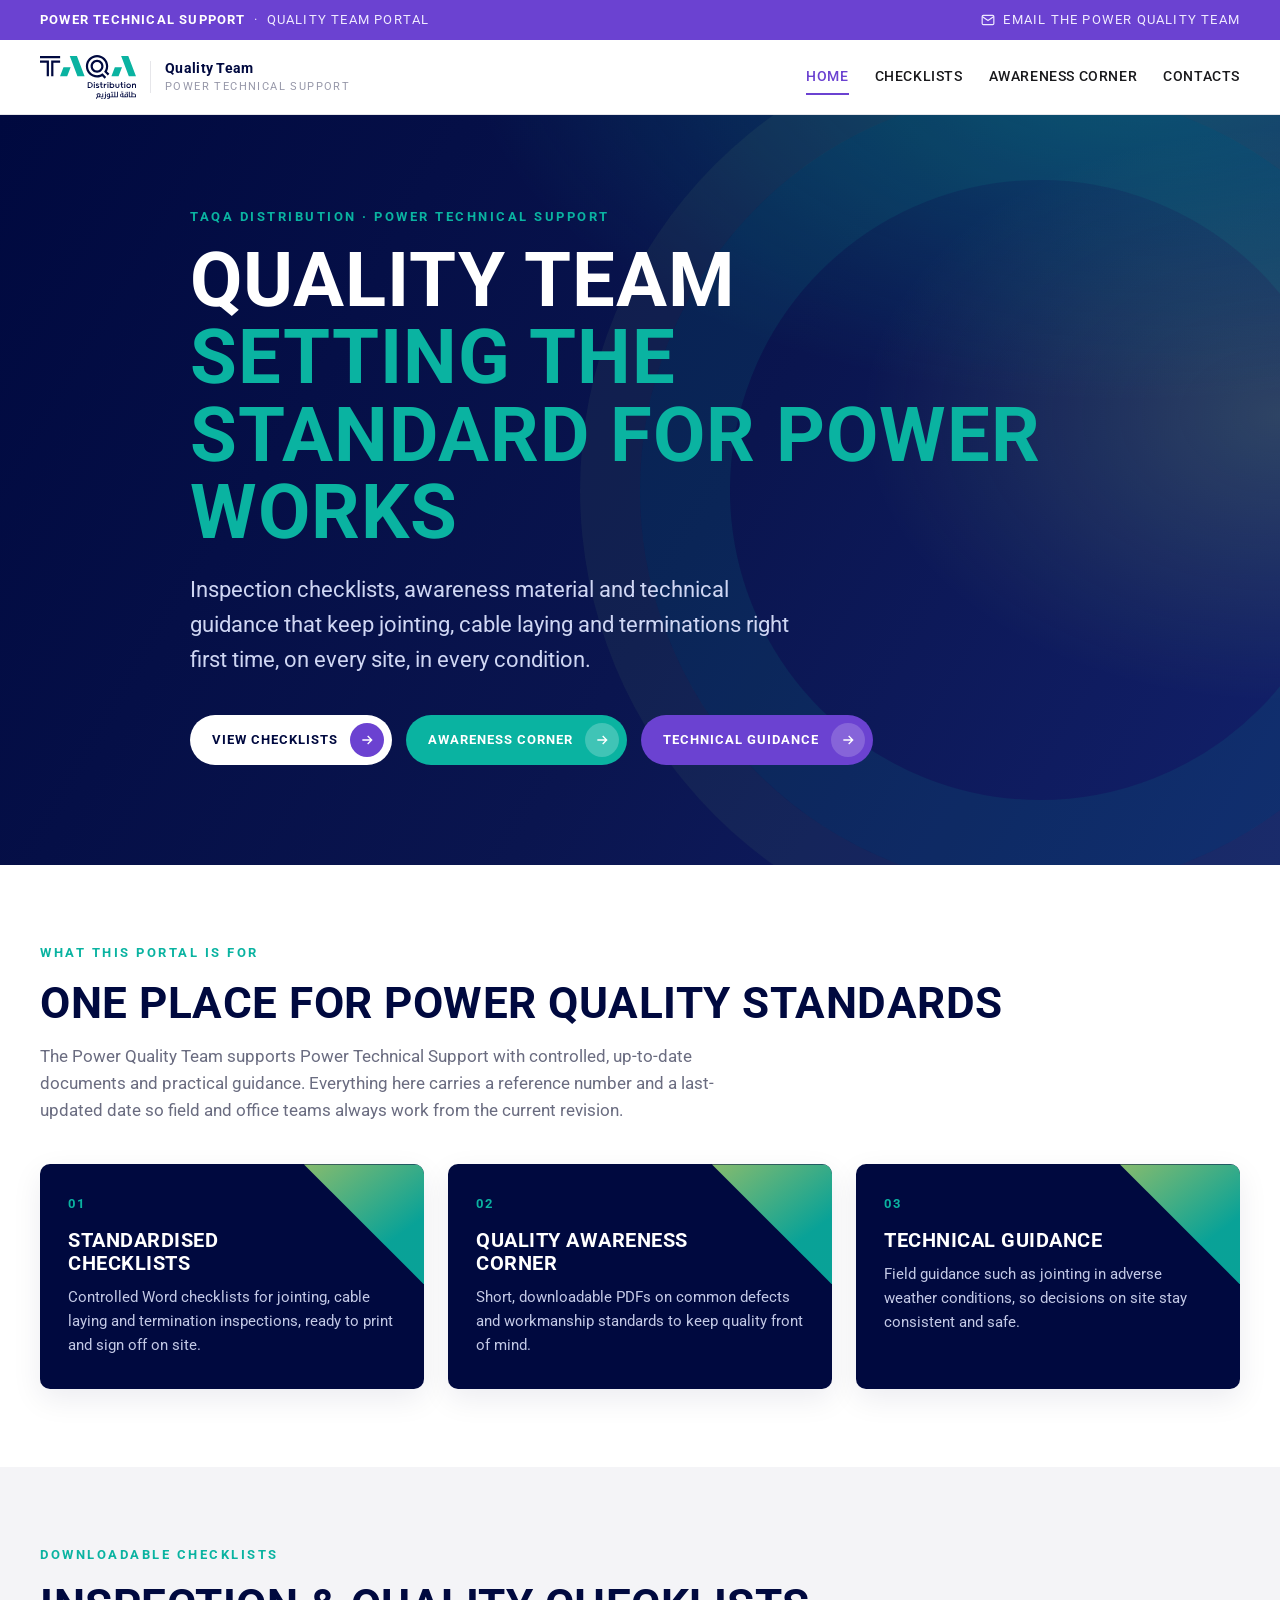
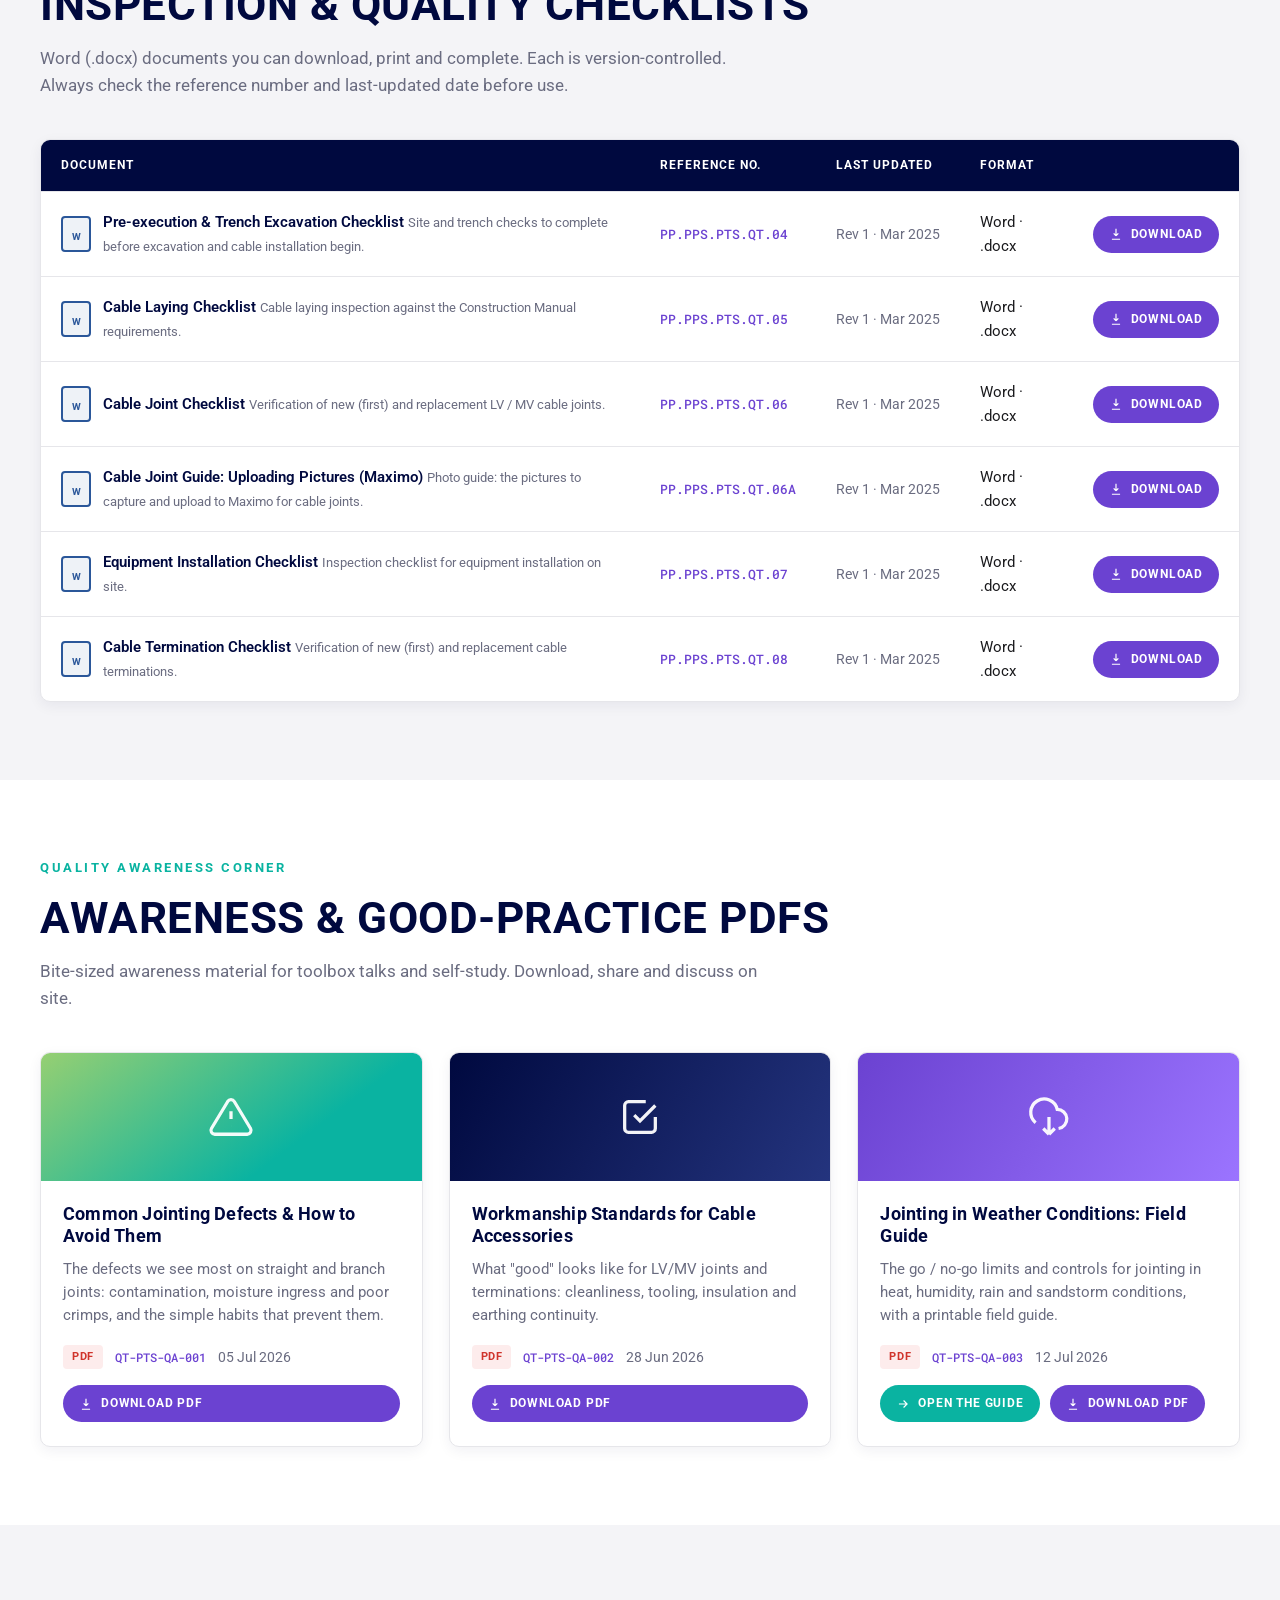
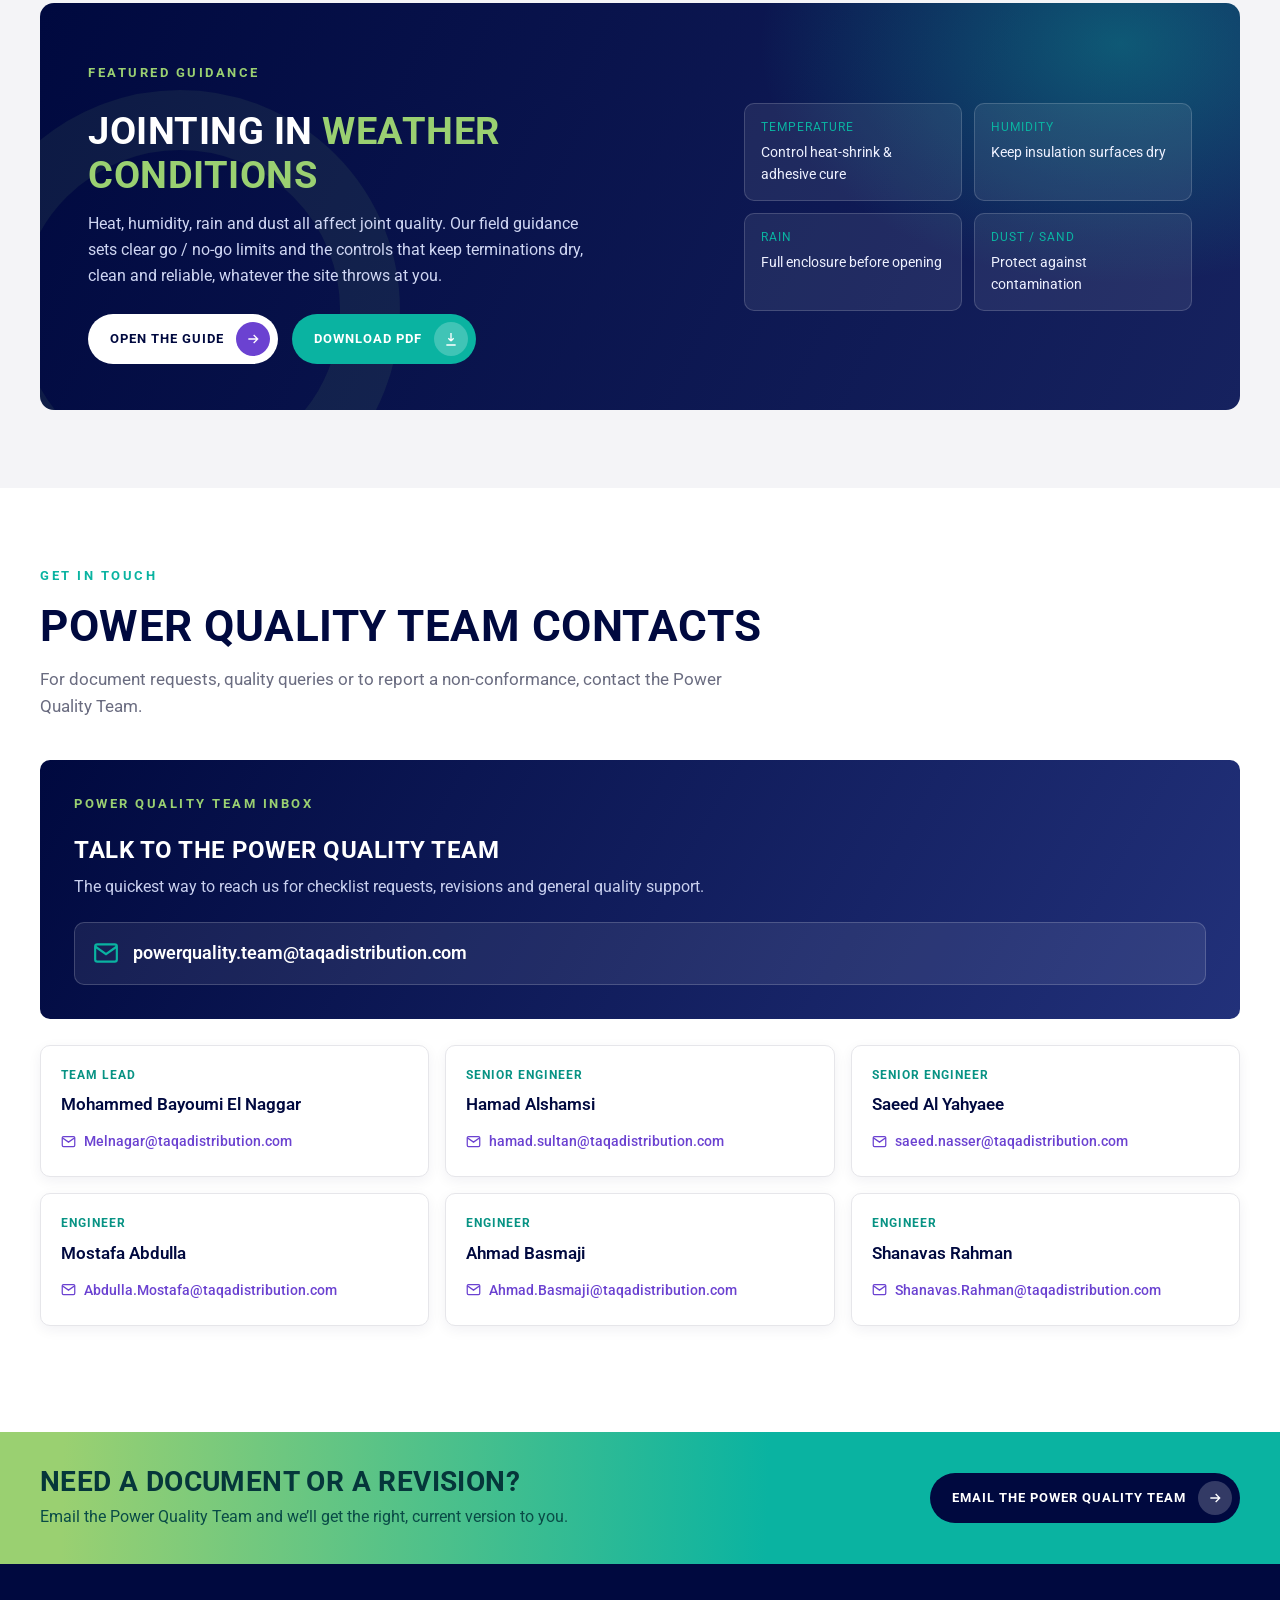
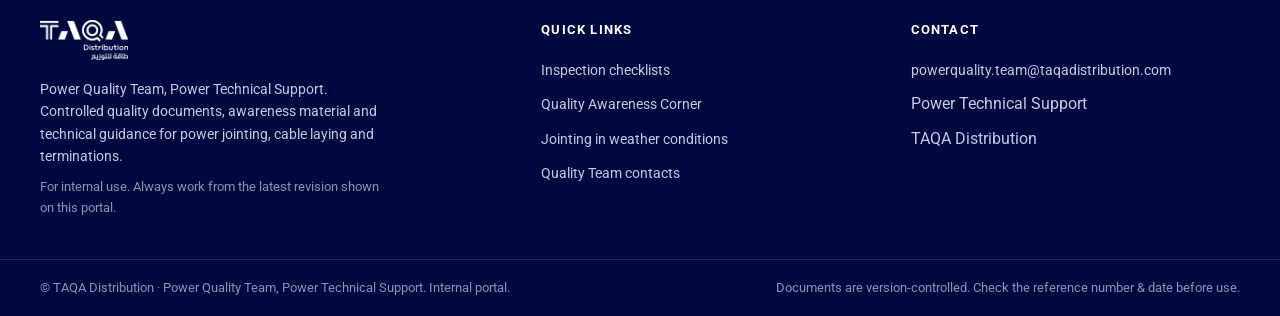
<file: index.html>
<!DOCTYPE html>
<html lang="en">
<head>
<meta charset="utf-8">
<meta name="viewport" content="width=device-width, initial-scale=1">
<title>Quality Team · Power Technical Support</title>
<meta name="description" content="Power Quality Team portal for Power Technical Support: downloadable inspection checklists, the Quality Awareness Corner, technical guidance and team contacts.">
<link rel="icon" href="favicon.ico" type="image/x-icon">
<link rel="preconnect" href="https://fonts.googleapis.com">
<link rel="preconnect" href="https://fonts.gstatic.com" crossorigin>
<link rel="stylesheet" href="https://fonts.googleapis.com/css2?family=Roboto:wght@400;500;700;900&family=Roboto+Mono:wght@400;500&display=swap">
<link rel="stylesheet" href="assets/styles.css">
</head>
<body>

<!-- Top utility bar -->
<div class="topbar">
  <div class="wrap">
    <span><strong>POWER TECHNICAL SUPPORT</strong> &nbsp;·&nbsp; QUALITY TEAM PORTAL</span>
    <a href="mailto:powerquality.team@taqadistribution.com" class="hide-sm">
      <svg width="14" height="14" viewBox="0 0 24 24" fill="none" stroke="currentColor" stroke-width="2"><rect x="2" y="4" width="20" height="16" rx="2"/><path d="m22 6-10 7L2 6"/></svg>
      Email the Power Quality Team
    </a>
  </div>
</div>

<!-- Header -->
<header class="site-header">
  <div class="wrap">
    <a class="brand" href="index.html">
      <img src="assets/logo-dark.svg" alt="TAQA Distribution">
      <span class="brand-txt"><b>Quality Team</b><span>Power Technical Support</span></span>
    </a>
    <nav class="nav">
      <a href="index.html" class="active">Home</a>
      <a href="#checklists">Checklists</a>
      <a href="#awareness">Awareness Corner</a>
      <a href="#contacts">Contacts</a>
    </nav>
    <a class="btn menu-btn" href="#contacts" aria-label="Contact">
      <span class="ic"><svg viewBox="0 0 24 24" fill="none" stroke-width="2"><path d="M4 6h16M4 12h16M4 18h16"/></svg></span>
    </a>
  </div>
</header>

<!-- Hero -->
<section class="hero">
  <div class="wrap">
    <p class="eyebrow">TAQA Distribution · Power Technical Support</p>
    <h1>Quality Team<span class="accent">Setting the standard for power works</span></h1>
    <p class="tag">Inspection checklists, awareness material and technical guidance that keep jointing, cable laying and terminations right first time, on every site, in every condition.</p>
    <div class="cta">
      <a class="btn on-navy" href="#checklists"><span>View Checklists</span><span class="ic"><svg viewBox="0 0 24 24" fill="none" stroke-width="2"><path d="M5 12h14M13 6l6 6-6 6"/></svg></span></a>
      <a class="btn teal" href="#awareness"><span>Awareness Corner</span><span class="ic"><svg viewBox="0 0 24 24" fill="none" stroke-width="2"><path d="M5 12h14M13 6l6 6-6 6"/></svg></span></a>
      <a class="btn" href="jointing-weather-conditions.html"><span>Technical Guidance</span><span class="ic"><svg viewBox="0 0 24 24" fill="none" stroke-width="2"><path d="M5 12h14M13 6l6 6-6 6"/></svg></span></a>
    </div>
  </div>
</section>

<!-- Intro + feature tiles -->
<section class="block">
  <div class="wrap">
    <div class="section-head">
      <p class="eyebrow">What this portal is for</p>
      <h2 class="section-title">One place for power quality standards</h2>
      <p class="section-lead">The Power Quality Team supports Power Technical Support with controlled, up-to-date documents and practical guidance. Everything here carries a reference number and a last-updated date so field and office teams always work from the current revision.</p>
    </div>
    <div class="tiles">
      <div class="tile">
        <div class="num">01</div>
        <h3>Standardised Checklists</h3>
        <p>Controlled Word checklists for jointing, cable laying and termination inspections, ready to print and sign off on site.</p>
      </div>
      <div class="tile">
        <div class="num">02</div>
        <h3>Quality Awareness Corner</h3>
        <p>Short, downloadable PDFs on common defects and workmanship standards to keep quality front of mind.</p>
      </div>
      <div class="tile">
        <div class="num">03</div>
        <h3>Technical Guidance</h3>
        <p>Field guidance such as jointing in adverse weather conditions, so decisions on site stay consistent and safe.</p>
      </div>
    </div>
  </div>
</section>

<!-- Checklists -->
<section class="block soft" id="checklists">
  <div class="wrap">
    <div class="section-head">
      <p class="eyebrow">Downloadable checklists</p>
      <h2 class="section-title">Inspection &amp; quality checklists</h2>
      <p class="section-lead">Word (.docx) documents you can download, print and complete. Each is version-controlled. Always check the reference number and last-updated date before use.</p>
    </div>
    <div class="table-card">
      <table class="doc-table">
        <thead>
          <tr><th>Document</th><th>Reference&nbsp;No.</th><th>Last&nbsp;Updated</th><th>Format</th><th></th></tr>
        </thead>
        <tbody>
          <tr>
            <td data-l="Document">
              <div class="doc-name">
                <svg class="fi" viewBox="0 0 30 36" fill="none"><rect x="1" y="1" width="28" height="34" rx="3" fill="#fff" stroke="#2b579a" stroke-width="2"/><rect x="1" y="1" width="28" height="34" rx="3" fill="#2b579a" opacity=".08"/><text x="15" y="24" text-anchor="middle" font-size="10" font-weight="700" fill="#2b579a" font-family="Roboto">W</text></svg>
                <span>Pre-execution &amp; Trench Excavation Checklist
                  <span class="doc-desc">Site and trench checks to complete before excavation and cable installation begin.</span>
                </span>
              </div>
            </td>
            <td data-l="Reference"><span class="ref">PP.PPS.PTS.QT.04</span></td>
            <td data-l="Last updated"><span class="date">Rev 1 · Mar 2025</span></td>
            <td data-l="Format">Word · .docx</td>
            <td><a class="dl" href="documents/checklists/PP.PPS.PTS.QT.04-Trench-Excavation-Pre-Execution-Checklist.docx" download><svg viewBox="0 0 24 24" fill="none" stroke="currentColor" stroke-width="2"><path d="M12 3v12m0 0 4-4m-4 4-4-4M5 21h14"/></svg>Download</a></td>
          </tr>
          <tr>
            <td data-l="Document">
              <div class="doc-name">
                <svg class="fi" viewBox="0 0 30 36" fill="none"><rect x="1" y="1" width="28" height="34" rx="3" fill="#fff" stroke="#2b579a" stroke-width="2"/><rect x="1" y="1" width="28" height="34" rx="3" fill="#2b579a" opacity=".08"/><text x="15" y="24" text-anchor="middle" font-size="10" font-weight="700" fill="#2b579a" font-family="Roboto">W</text></svg>
                <span>Cable Laying Checklist
                  <span class="doc-desc">Cable laying inspection against the Construction Manual requirements.</span>
                </span>
              </div>
            </td>
            <td data-l="Reference"><span class="ref">PP.PPS.PTS.QT.05</span></td>
            <td data-l="Last updated"><span class="date">Rev 1 · Mar 2025</span></td>
            <td data-l="Format">Word · .docx</td>
            <td><a class="dl" href="documents/checklists/PP.PPS.PTS.QT.05-Cable-Laying-Checklist.docx" download><svg viewBox="0 0 24 24" fill="none" stroke="currentColor" stroke-width="2"><path d="M12 3v12m0 0 4-4m-4 4-4-4M5 21h14"/></svg>Download</a></td>
          </tr>
          <tr>
            <td data-l="Document">
              <div class="doc-name">
                <svg class="fi" viewBox="0 0 30 36" fill="none"><rect x="1" y="1" width="28" height="34" rx="3" fill="#fff" stroke="#2b579a" stroke-width="2"/><rect x="1" y="1" width="28" height="34" rx="3" fill="#2b579a" opacity=".08"/><text x="15" y="24" text-anchor="middle" font-size="10" font-weight="700" fill="#2b579a" font-family="Roboto">W</text></svg>
                <span>Cable Joint Checklist
                  <span class="doc-desc">Verification of new (first) and replacement LV / MV cable joints.</span>
                </span>
              </div>
            </td>
            <td data-l="Reference"><span class="ref">PP.PPS.PTS.QT.06</span></td>
            <td data-l="Last updated"><span class="date">Rev 1 · Mar 2025</span></td>
            <td data-l="Format">Word · .docx</td>
            <td><a class="dl" href="documents/checklists/PP.PPS.PTS.QT.06-Cable-Joint-Checklist.docx" download><svg viewBox="0 0 24 24" fill="none" stroke="currentColor" stroke-width="2"><path d="M12 3v12m0 0 4-4m-4 4-4-4M5 21h14"/></svg>Download</a></td>
          </tr>
          <tr>
            <td data-l="Document">
              <div class="doc-name">
                <svg class="fi" viewBox="0 0 30 36" fill="none"><rect x="1" y="1" width="28" height="34" rx="3" fill="#fff" stroke="#2b579a" stroke-width="2"/><rect x="1" y="1" width="28" height="34" rx="3" fill="#2b579a" opacity=".08"/><text x="15" y="24" text-anchor="middle" font-size="10" font-weight="700" fill="#2b579a" font-family="Roboto">W</text></svg>
                <span>Cable Joint Guide: Uploading Pictures (Maximo)
                  <span class="doc-desc">Photo guide: the pictures to capture and upload to Maximo for cable joints.</span>
                </span>
              </div>
            </td>
            <td data-l="Reference"><span class="ref">PP.PPS.PTS.QT.06A</span></td>
            <td data-l="Last updated"><span class="date">Rev 1 · Mar 2025</span></td>
            <td data-l="Format">Word · .docx</td>
            <td><a class="dl" href="documents/checklists/PP.PPS.PTS.QT.06A-Cable-Joint-Guide-Uploading-Pictures.docx" download><svg viewBox="0 0 24 24" fill="none" stroke="currentColor" stroke-width="2"><path d="M12 3v12m0 0 4-4m-4 4-4-4M5 21h14"/></svg>Download</a></td>
          </tr>
          <tr>
            <td data-l="Document">
              <div class="doc-name">
                <svg class="fi" viewBox="0 0 30 36" fill="none"><rect x="1" y="1" width="28" height="34" rx="3" fill="#fff" stroke="#2b579a" stroke-width="2"/><rect x="1" y="1" width="28" height="34" rx="3" fill="#2b579a" opacity=".08"/><text x="15" y="24" text-anchor="middle" font-size="10" font-weight="700" fill="#2b579a" font-family="Roboto">W</text></svg>
                <span>Equipment Installation Checklist
                  <span class="doc-desc">Inspection checklist for equipment installation on site.</span>
                </span>
              </div>
            </td>
            <td data-l="Reference"><span class="ref">PP.PPS.PTS.QT.07</span></td>
            <td data-l="Last updated"><span class="date">Rev 1 · Mar 2025</span></td>
            <td data-l="Format">Word · .docx</td>
            <td><a class="dl" href="documents/checklists/PP.PPS.PTS.QT.07-Equipment-Installation-Checklist.docx" download><svg viewBox="0 0 24 24" fill="none" stroke="currentColor" stroke-width="2"><path d="M12 3v12m0 0 4-4m-4 4-4-4M5 21h14"/></svg>Download</a></td>
          </tr>
          <tr>
            <td data-l="Document">
              <div class="doc-name">
                <svg class="fi" viewBox="0 0 30 36" fill="none"><rect x="1" y="1" width="28" height="34" rx="3" fill="#fff" stroke="#2b579a" stroke-width="2"/><rect x="1" y="1" width="28" height="34" rx="3" fill="#2b579a" opacity=".08"/><text x="15" y="24" text-anchor="middle" font-size="10" font-weight="700" fill="#2b579a" font-family="Roboto">W</text></svg>
                <span>Cable Termination Checklist
                  <span class="doc-desc">Verification of new (first) and replacement cable terminations.</span>
                </span>
              </div>
            </td>
            <td data-l="Reference"><span class="ref">PP.PPS.PTS.QT.08</span></td>
            <td data-l="Last updated"><span class="date">Rev 1 · Mar 2025</span></td>
            <td data-l="Format">Word · .docx</td>
            <td><a class="dl" href="documents/checklists/PP.PPS.PTS.QT.08-Cable-Termination-Checklist.docx" download><svg viewBox="0 0 24 24" fill="none" stroke="currentColor" stroke-width="2"><path d="M12 3v12m0 0 4-4m-4 4-4-4M5 21h14"/></svg>Download</a></td>
          </tr>
        </tbody>
      </table>
    </div>
  </div>
</section>

<!-- Quality Awareness Corner -->
<section class="block" id="awareness">
  <div class="wrap">
    <div class="section-head">
      <p class="eyebrow">Quality Awareness Corner</p>
      <h2 class="section-title">Awareness &amp; good-practice PDFs</h2>
      <p class="section-lead">Bite-sized awareness material for toolbox talks and self-study. Download, share and discuss on site.</p>
    </div>
    <div class="cards">
      <div class="card">
        <div class="thumb g1"><svg viewBox="0 0 24 24" fill="none" stroke-width="1.7"><path d="M12 9v4m0 4h.01M10.3 3.9 1.8 18a2 2 0 0 0 1.7 3h17a2 2 0 0 0 1.7-3L13.7 3.9a2 2 0 0 0-3.4 0Z"/></svg></div>
        <div class="body">
          <h3>Common Jointing Defects &amp; How to Avoid Them</h3>
          <p>The defects we see most on straight and branch joints: contamination, moisture ingress and poor crimps, and the simple habits that prevent them.</p>
          <div class="meta"><span class="pdf-badge">PDF</span><span class="ref">QT-PTS-QA-001</span><span class="date">05 Jul 2026</span></div>
          <a class="dl" href="documents/awareness/QT-PTS-QA-001_Common-Jointing-Defects.pdf" download><svg viewBox="0 0 24 24" fill="none" stroke="currentColor" stroke-width="2"><path d="M12 3v12m0 0 4-4m-4 4-4-4M5 21h14"/></svg>Download PDF</a>
        </div>
      </div>
      <div class="card">
        <div class="thumb g2"><svg viewBox="0 0 24 24" fill="none" stroke-width="1.7"><path d="M9 11l3 3 8-8"/><path d="M20 12v6a2 2 0 0 1-2 2H6a2 2 0 0 1-2-2V6a2 2 0 0 1 2-2h9"/></svg></div>
        <div class="body">
          <h3>Workmanship Standards for Cable Accessories</h3>
          <p>What "good" looks like for LV/MV joints and terminations: cleanliness, tooling, insulation and earthing continuity.</p>
          <div class="meta"><span class="pdf-badge">PDF</span><span class="ref">QT-PTS-QA-002</span><span class="date">28 Jun 2026</span></div>
          <a class="dl" href="documents/awareness/QT-PTS-QA-002_Workmanship-Standards.pdf" download><svg viewBox="0 0 24 24" fill="none" stroke="currentColor" stroke-width="2"><path d="M12 3v12m0 0 4-4m-4 4-4-4M5 21h14"/></svg>Download PDF</a>
        </div>
      </div>
      <div class="card">
        <div class="thumb g3"><svg viewBox="0 0 24 24" fill="none" stroke-width="1.7"><path d="M17 18a5 5 0 0 0-.7-9.95A7 7 0 1 0 5 15"/><path d="M12 12v9m0 0 3-3m-3 3-3-3"/></svg></div>
        <div class="body">
          <h3>Jointing in Weather Conditions: Field Guide</h3>
          <p>The go / no-go limits and controls for jointing in heat, humidity, rain and sandstorm conditions, with a printable field guide.</p>
          <div class="meta"><span class="pdf-badge">PDF</span><span class="ref">QT-PTS-QA-003</span><span class="date">12 Jul 2026</span></div>
          <div class="actions">
            <a class="dl teal" href="jointing-weather-conditions.html"><svg viewBox="0 0 24 24" fill="none" stroke="currentColor" stroke-width="2"><path d="M5 12h14M13 6l6 6-6 6"/></svg>Open the guide</a>
            <a class="dl" href="documents/awareness/QT-PTS-QA-003_Jointing-Weather-Field-Guide.pdf" download><svg viewBox="0 0 24 24" fill="none" stroke="currentColor" stroke-width="2"><path d="M12 3v12m0 0 4-4m-4 4-4-4M5 21h14"/></svg>Download PDF</a>
          </div>
        </div>
      </div>
    </div>
  </div>
</section>

<!-- Jointing in weather callout -->
<section class="block soft">
  <div class="wrap">
    <div class="callout">
      <div class="c-txt">
        <p class="eyebrow" style="color:var(--lime)">Featured guidance</p>
        <h2>Jointing in <span class="accent">Weather Conditions</span></h2>
        <p>Heat, humidity, rain and dust all affect joint quality. Our field guidance sets clear go / no-go limits and the controls that keep terminations dry, clean and reliable, whatever the site throws at you.</p>
        <div class="c-actions">
          <a class="btn on-navy" href="jointing-weather-conditions.html"><span>Open the guide</span><span class="ic"><svg viewBox="0 0 24 24" fill="none" stroke-width="2"><path d="M5 12h14M13 6l6 6-6 6"/></svg></span></a>
          <a class="btn teal" href="documents/awareness/QT-PTS-QA-003_Jointing-Weather-Field-Guide.pdf" download><span>Download PDF</span><span class="ic"><svg viewBox="0 0 24 24" fill="none" stroke-width="2"><path d="M12 3v12m0 0 4-4m-4 4-4-4M5 21h14"/></svg></span></a>
        </div>
      </div>
      <div class="wx">
        <div class="chip"><div class="k">Temperature</div><div class="v">Control heat-shrink &amp; adhesive cure</div></div>
        <div class="chip"><div class="k">Humidity</div><div class="v">Keep insulation surfaces dry</div></div>
        <div class="chip"><div class="k">Rain</div><div class="v">Full enclosure before opening</div></div>
        <div class="chip"><div class="k">Dust / sand</div><div class="v">Protect against contamination</div></div>
      </div>
    </div>
  </div>
</section>

<!-- Contacts -->
<section class="block" id="contacts">
  <div class="wrap">
    <div class="section-head">
      <p class="eyebrow">Get in touch</p>
      <h2 class="section-title">Power Quality Team contacts</h2>
      <p class="section-lead">For document requests, quality queries or to report a non-conformance, contact the Power Quality Team.</p>
    </div>

    <div class="contact-lead">
      <div class="contact-hero">
        <p class="eyebrow">Power Quality Team inbox</p>
        <h3>Talk to the Power Quality Team</h3>
        <p>The quickest way to reach us for checklist requests, revisions and general quality support.</p>
        <div class="email-box">
          <svg viewBox="0 0 24 24" fill="none" stroke-width="2"><rect x="2" y="4" width="20" height="16" rx="2"/><path d="m22 6-10 7L2 6"/></svg>
          <a href="mailto:powerquality.team@taqadistribution.com">powerquality.team@taqadistribution.com</a>
        </div>
      </div>

      <div class="people">
        <div class="person">
          <div class="role">Team Lead</div>
          <div class="pname">Mohammed Bayoumi El Naggar</div>
          <a class="mail" href="mailto:Melnagar@taqadistribution.com"><svg viewBox="0 0 24 24" fill="none" stroke-width="2"><rect x="2" y="4" width="20" height="16" rx="2"/><path d="m22 6-10 7L2 6"/></svg>Melnagar@taqadistribution.com</a>
        </div>
        <div class="person">
          <div class="role">Senior Engineer</div>
          <div class="pname">Hamad Alshamsi</div>
          <a class="mail" href="mailto:hamad.sultan@taqadistribution.com"><svg viewBox="0 0 24 24" fill="none" stroke-width="2"><rect x="2" y="4" width="20" height="16" rx="2"/><path d="m22 6-10 7L2 6"/></svg>hamad.sultan@taqadistribution.com</a>
        </div>
        <div class="person">
          <div class="role">Senior Engineer</div>
          <div class="pname">Saeed Al Yahyaee</div>
          <a class="mail" href="mailto:saeed.nasser@taqadistribution.com"><svg viewBox="0 0 24 24" fill="none" stroke-width="2"><rect x="2" y="4" width="20" height="16" rx="2"/><path d="m22 6-10 7L2 6"/></svg>saeed.nasser@taqadistribution.com</a>
        </div>
        <div class="person">
          <div class="role">Engineer</div>
          <div class="pname">Mostafa Abdulla</div>
          <a class="mail" href="mailto:Abdulla.Mostafa@taqadistribution.com"><svg viewBox="0 0 24 24" fill="none" stroke-width="2"><rect x="2" y="4" width="20" height="16" rx="2"/><path d="m22 6-10 7L2 6"/></svg>Abdulla.Mostafa@taqadistribution.com</a>
        </div>
        <div class="person">
          <div class="role">Engineer</div>
          <div class="pname">Ahmad Basmaji</div>
          <a class="mail" href="mailto:Ahmad.Basmaji@taqadistribution.com"><svg viewBox="0 0 24 24" fill="none" stroke-width="2"><rect x="2" y="4" width="20" height="16" rx="2"/><path d="m22 6-10 7L2 6"/></svg>Ahmad.Basmaji@taqadistribution.com</a>
        </div>
        <div class="person">
          <div class="role">Engineer</div>
          <div class="pname">Shanavas Rahman</div>
          <a class="mail" href="mailto:Shanavas.Rahman@taqadistribution.com"><svg viewBox="0 0 24 24" fill="none" stroke-width="2"><rect x="2" y="4" width="20" height="16" rx="2"/><path d="m22 6-10 7L2 6"/></svg>Shanavas.Rahman@taqadistribution.com</a>
        </div>
      </div>
    </div>
  </div>
</section>

<!-- Footer CTA -->
<div class="foot-cta">
  <div class="wrap">
    <div>
      <h3>Need a document or a revision?</h3>
      <p>Email the Power Quality Team and we’ll get the right, current version to you.</p>
    </div>
    <a class="btn" href="mailto:powerquality.team@taqadistribution.com"><span>Email the Power Quality Team</span><span class="ic"><svg viewBox="0 0 24 24" fill="none" stroke-width="2"><path d="M5 12h14M13 6l6 6-6 6"/></svg></span></a>
  </div>
</div>

<!-- Footer -->
<footer class="site-footer">
  <div class="wrap">
    <div>
      <img class="flogo" src="assets/logo-white.png" alt="TAQA Distribution">
      <p>Power Quality Team, Power Technical Support. Controlled quality documents, awareness material and technical guidance for power jointing, cable laying and terminations.</p>
      <p style="color:#8b90b5;font-size:13px">For internal use. Always work from the latest revision shown on this portal.</p>
    </div>
    <div>
      <h5>Quick links</h5>
      <ul>
        <li><a href="#checklists">Inspection checklists</a></li>
        <li><a href="#awareness">Quality Awareness Corner</a></li>
        <li><a href="jointing-weather-conditions.html">Jointing in weather conditions</a></li>
        <li><a href="#contacts">Quality Team contacts</a></li>
      </ul>
    </div>
    <div>
      <h5>Contact</h5>
      <ul>
        <li><a href="mailto:powerquality.team@taqadistribution.com">powerquality.team@taqadistribution.com</a></li>
        <li>Power Technical Support</li>
        <li>TAQA Distribution</li>
      </ul>
    </div>
  </div>
  <div class="footer-bottom">
    <div class="wrap">
      <span>© TAQA Distribution · Power Quality Team, Power Technical Support. Internal portal.</span>
      <span>Documents are version-controlled. Check the reference number &amp; date before use.</span>
    </div>
  </div>
</footer>

</body>
</html>
</file>
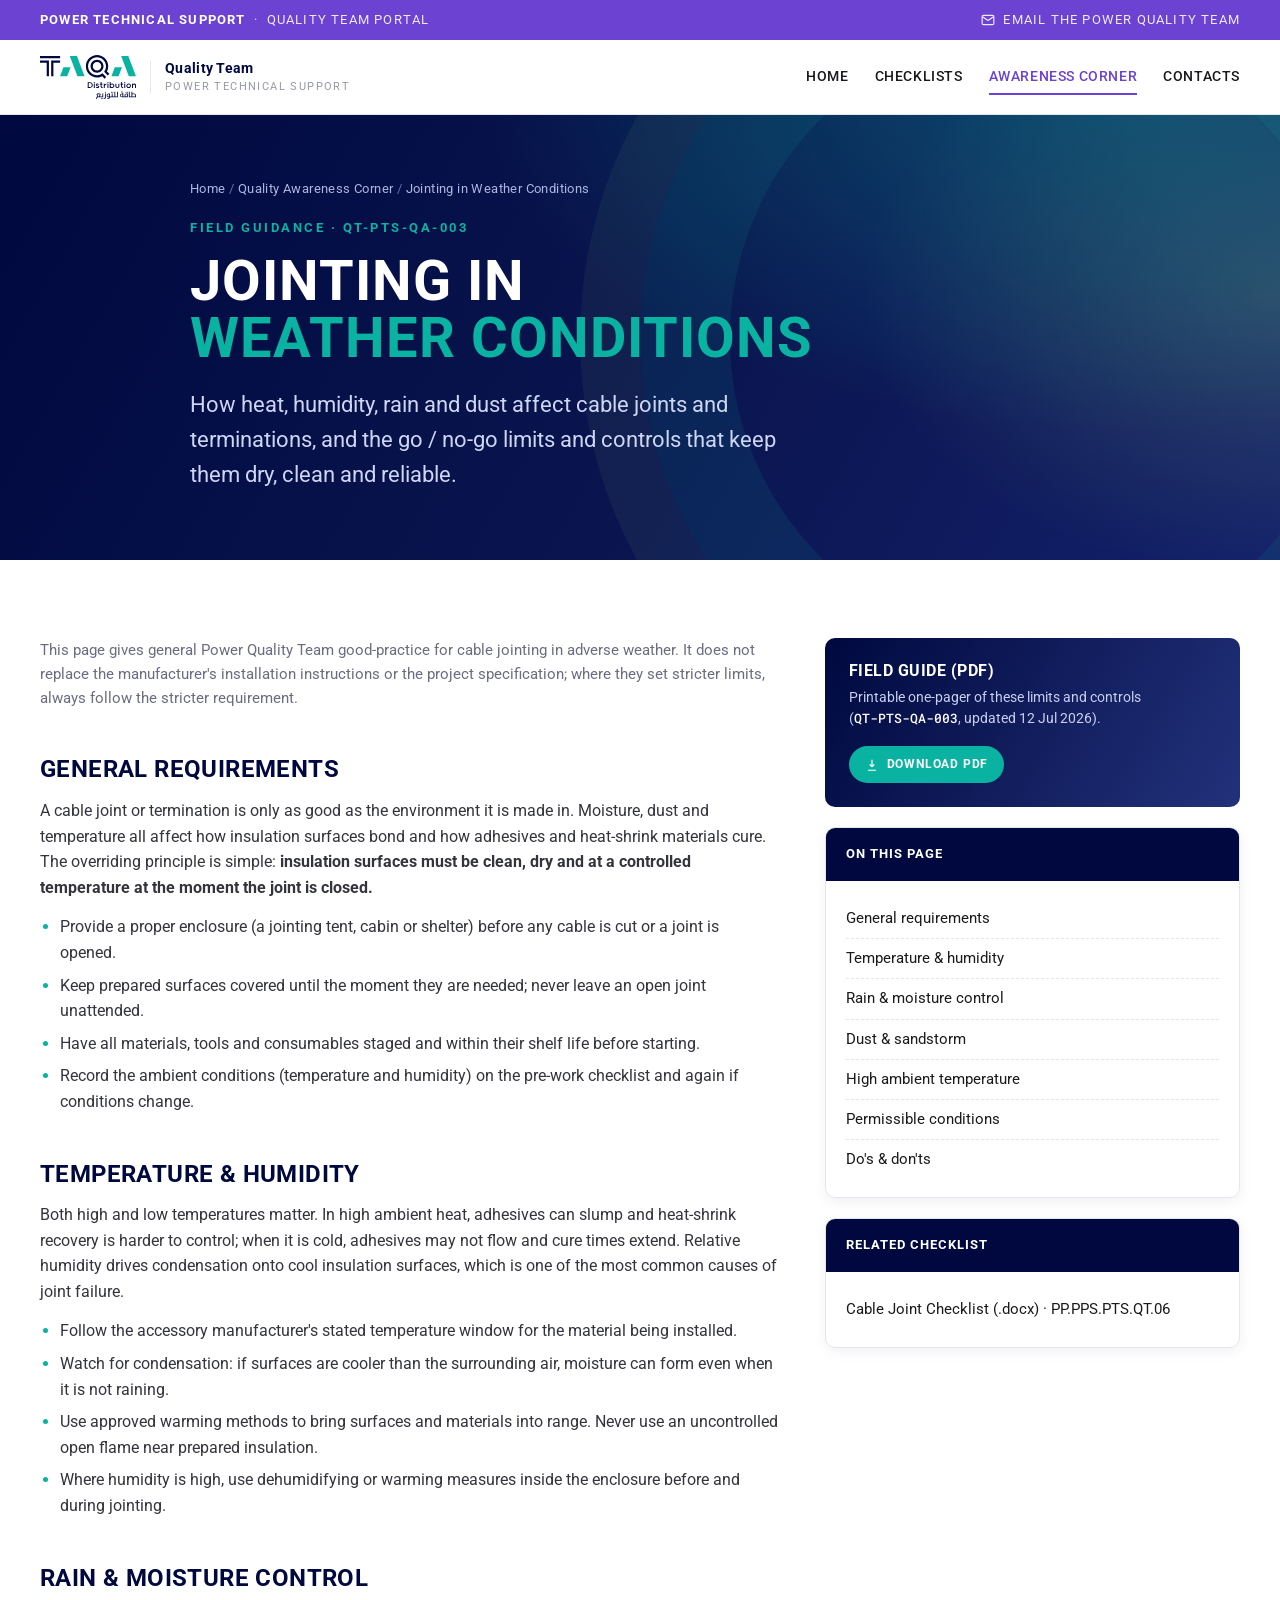
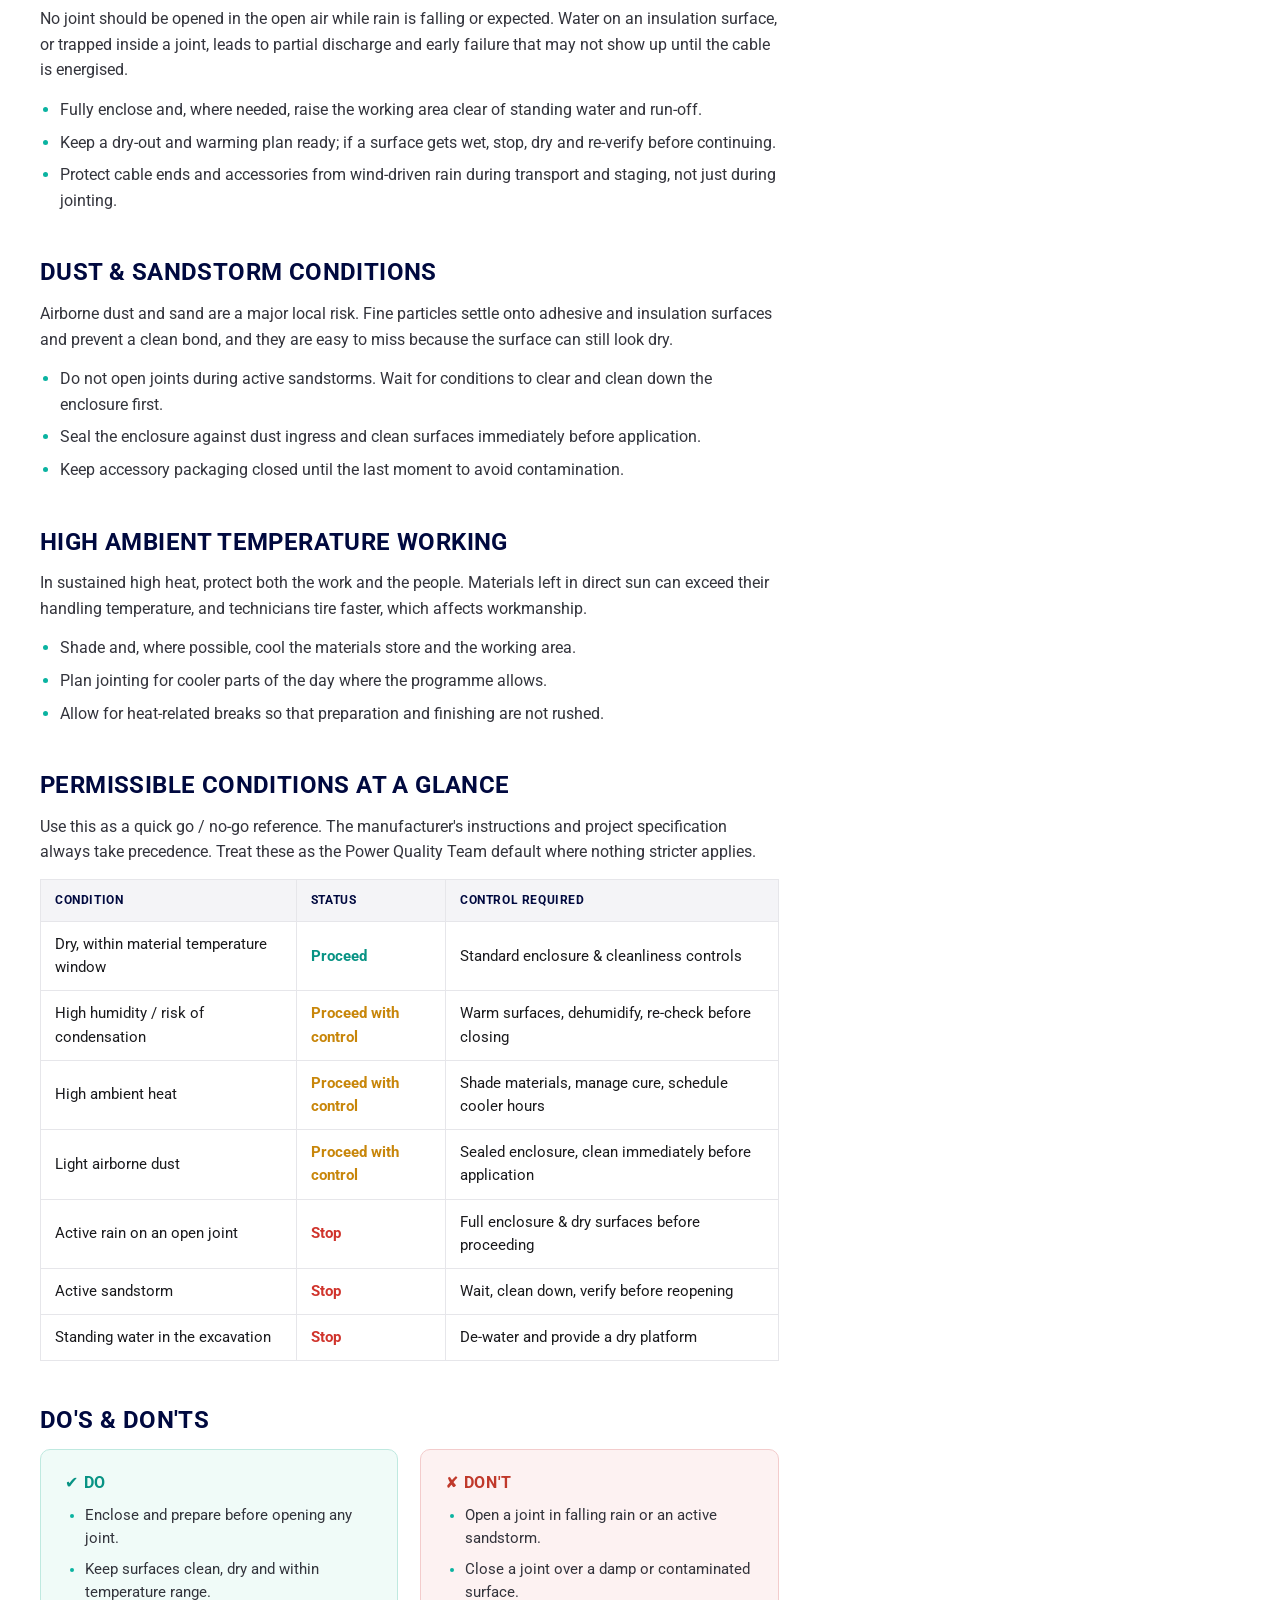
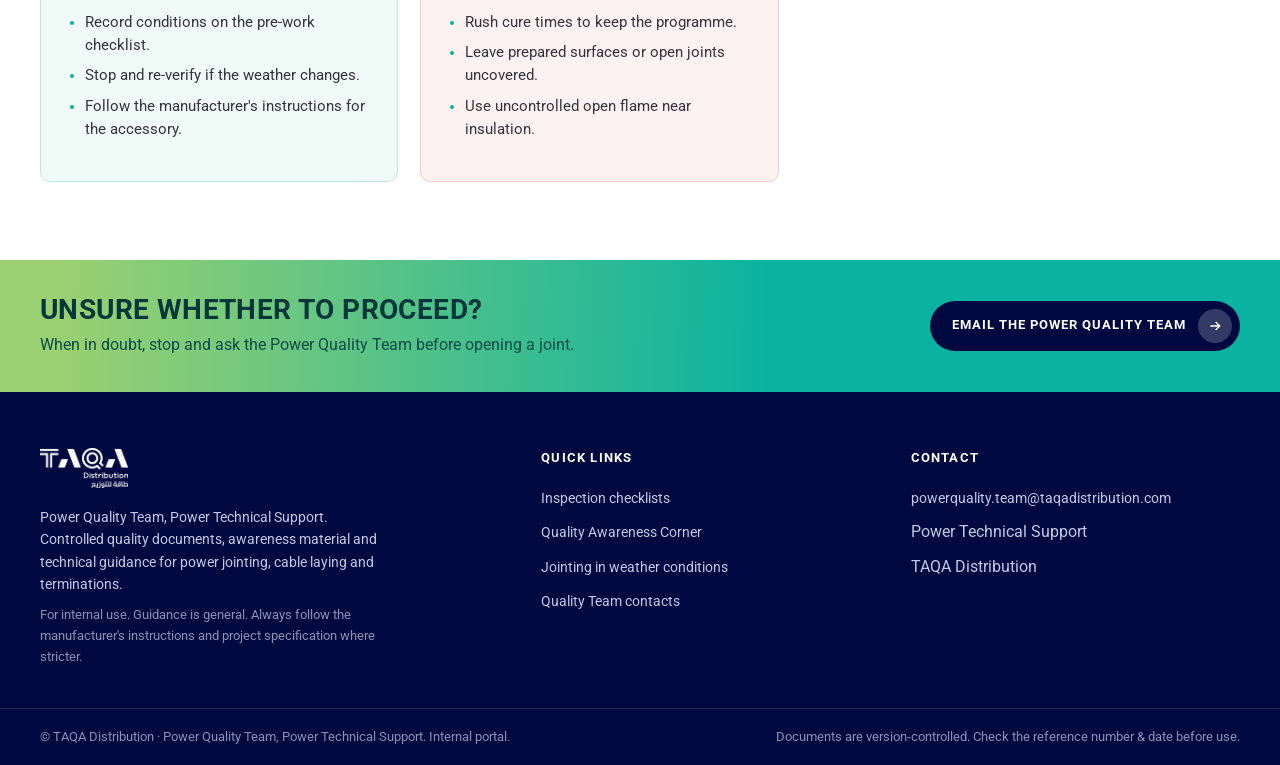
<file: jointing-weather-conditions.html>
<!DOCTYPE html>
<html lang="en">
<head>
<meta charset="utf-8">
<meta name="viewport" content="width=device-width, initial-scale=1">
<title>Jointing in Weather Conditions · Power Quality Team</title>
<meta name="description" content="Field guidance from the Power Quality Team on cable jointing in adverse weather (heat, humidity, rain and sandstorm) with go / no-go limits and quality controls.">
<link rel="icon" href="favicon.ico" type="image/x-icon">
<link rel="preconnect" href="https://fonts.googleapis.com">
<link rel="preconnect" href="https://fonts.gstatic.com" crossorigin>
<link rel="stylesheet" href="https://fonts.googleapis.com/css2?family=Roboto:wght@400;500;700;900&family=Roboto+Mono:wght@400;500&display=swap">
<link rel="stylesheet" href="assets/styles.css">
</head>
<body>

<div class="topbar">
  <div class="wrap">
    <span><strong>POWER TECHNICAL SUPPORT</strong> &nbsp;·&nbsp; QUALITY TEAM PORTAL</span>
    <a href="mailto:powerquality.team@taqadistribution.com" class="hide-sm">
      <svg width="14" height="14" viewBox="0 0 24 24" fill="none" stroke="currentColor" stroke-width="2"><rect x="2" y="4" width="20" height="16" rx="2"/><path d="m22 6-10 7L2 6"/></svg>
      Email the Power Quality Team
    </a>
  </div>
</div>

<header class="site-header">
  <div class="wrap">
    <a class="brand" href="index.html">
      <img src="assets/logo-dark.svg" alt="TAQA Distribution">
      <span class="brand-txt"><b>Quality Team</b><span>Power Technical Support</span></span>
    </a>
    <nav class="nav">
      <a href="index.html">Home</a>
      <a href="index.html#checklists">Checklists</a>
      <a href="index.html#awareness" class="active">Awareness Corner</a>
      <a href="index.html#contacts">Contacts</a>
    </nav>
    <a class="btn menu-btn" href="index.html#contacts" aria-label="Contact">
      <span class="ic"><svg viewBox="0 0 24 24" fill="none" stroke-width="2"><path d="M4 6h16M4 12h16M4 18h16"/></svg></span>
    </a>
  </div>
</header>

<section class="hero hero-mini">
  <div class="wrap">
    <div class="crumbs"><a href="index.html">Home</a> <span>/</span> <a href="index.html#awareness">Quality Awareness Corner</a> <span>/</span> Jointing in Weather Conditions</div>
    <p class="eyebrow">Field guidance · QT-PTS-QA-003</p>
    <h1>Jointing in <span class="accent">Weather Conditions</span></h1>
    <p class="tag">How heat, humidity, rain and dust affect cable joints and terminations, and the go / no-go limits and controls that keep them dry, clean and reliable.</p>
  </div>
</section>

<section class="block">
  <div class="wrap">
    <div class="guide">
      <div class="prose">

        <p style="color:var(--muted);font-size:15px;margin-bottom:28px">This page gives general Power Quality Team good-practice for cable jointing in adverse weather. It does not replace the manufacturer's installation instructions or the project specification; where they set stricter limits, always follow the stricter requirement.</p>

        <h2 id="general">General requirements</h2>
        <p>A cable joint or termination is only as good as the environment it is made in. Moisture, dust and temperature all affect how insulation surfaces bond and how adhesives and heat-shrink materials cure. The overriding principle is simple: <strong>insulation surfaces must be clean, dry and at a controlled temperature at the moment the joint is closed.</strong></p>
        <ul>
          <li>Provide a proper enclosure (a jointing tent, cabin or shelter) before any cable is cut or a joint is opened.</li>
          <li>Keep prepared surfaces covered until the moment they are needed; never leave an open joint unattended.</li>
          <li>Have all materials, tools and consumables staged and within their shelf life before starting.</li>
          <li>Record the ambient conditions (temperature and humidity) on the pre-work checklist and again if conditions change.</li>
        </ul>

        <h2 id="temp">Temperature &amp; humidity</h2>
        <p>Both high and low temperatures matter. In high ambient heat, adhesives can slump and heat-shrink recovery is harder to control; when it is cold, adhesives may not flow and cure times extend. Relative humidity drives condensation onto cool insulation surfaces, which is one of the most common causes of joint failure.</p>
        <ul>
          <li>Follow the accessory manufacturer's stated temperature window for the material being installed.</li>
          <li>Watch for condensation: if surfaces are cooler than the surrounding air, moisture can form even when it is not raining.</li>
          <li>Use approved warming methods to bring surfaces and materials into range. Never use an uncontrolled open flame near prepared insulation.</li>
          <li>Where humidity is high, use dehumidifying or warming measures inside the enclosure before and during jointing.</li>
        </ul>

        <h2 id="rain">Rain &amp; moisture control</h2>
        <p>No joint should be opened in the open air while rain is falling or expected. Water on an insulation surface, or trapped inside a joint, leads to partial discharge and early failure that may not show up until the cable is energised.</p>
        <ul>
          <li>Fully enclose and, where needed, raise the working area clear of standing water and run-off.</li>
          <li>Keep a dry-out and warming plan ready; if a surface gets wet, stop, dry and re-verify before continuing.</li>
          <li>Protect cable ends and accessories from wind-driven rain during transport and staging, not just during jointing.</li>
        </ul>

        <h2 id="dust">Dust &amp; sandstorm conditions</h2>
        <p>Airborne dust and sand are a major local risk. Fine particles settle onto adhesive and insulation surfaces and prevent a clean bond, and they are easy to miss because the surface can still look dry.</p>
        <ul>
          <li>Do not open joints during active sandstorms. Wait for conditions to clear and clean down the enclosure first.</li>
          <li>Seal the enclosure against dust ingress and clean surfaces immediately before application.</li>
          <li>Keep accessory packaging closed until the last moment to avoid contamination.</li>
        </ul>

        <h2 id="high-temp">High ambient temperature working</h2>
        <p>In sustained high heat, protect both the work and the people. Materials left in direct sun can exceed their handling temperature, and technicians tire faster, which affects workmanship.</p>
        <ul>
          <li>Shade and, where possible, cool the materials store and the working area.</li>
          <li>Plan jointing for cooler parts of the day where the programme allows.</li>
          <li>Allow for heat-related breaks so that preparation and finishing are not rushed.</li>
        </ul>

        <h2 id="limits">Permissible conditions at a glance</h2>
        <p>Use this as a quick go / no-go reference. The manufacturer's instructions and project specification always take precedence. Treat these as the Power Quality Team default where nothing stricter applies.</p>
        <table class="cond-table">
          <thead>
            <tr><th>Condition</th><th>Status</th><th>Control required</th></tr>
          </thead>
          <tbody>
            <tr><td>Dry, within material temperature window</td><td><span class="tag ok">Proceed</span></td><td>Standard enclosure &amp; cleanliness controls</td></tr>
            <tr><td>High humidity / risk of condensation</td><td><span class="tag warn">Proceed with control</span></td><td>Warm surfaces, dehumidify, re-check before closing</td></tr>
            <tr><td>High ambient heat</td><td><span class="tag warn">Proceed with control</span></td><td>Shade materials, manage cure, schedule cooler hours</td></tr>
            <tr><td>Light airborne dust</td><td><span class="tag warn">Proceed with control</span></td><td>Sealed enclosure, clean immediately before application</td></tr>
            <tr><td>Active rain on an open joint</td><td><span class="tag stop">Stop</span></td><td>Full enclosure &amp; dry surfaces before proceeding</td></tr>
            <tr><td>Active sandstorm</td><td><span class="tag stop">Stop</span></td><td>Wait, clean down, verify before reopening</td></tr>
            <tr><td>Standing water in the excavation</td><td><span class="tag stop">Stop</span></td><td>De-water and provide a dry platform</td></tr>
          </tbody>
        </table>

        <h2 id="dos">Do's &amp; don'ts</h2>
        <div class="dosdonts">
          <div class="dd do">
            <h3>✔ Do</h3>
            <ul>
              <li>Enclose and prepare before opening any joint.</li>
              <li>Keep surfaces clean, dry and within temperature range.</li>
              <li>Record conditions on the pre-work checklist.</li>
              <li>Stop and re-verify if the weather changes.</li>
              <li>Follow the manufacturer's instructions for the accessory.</li>
            </ul>
          </div>
          <div class="dd dont">
            <h3>✘ Don't</h3>
            <ul>
              <li>Open a joint in falling rain or an active sandstorm.</li>
              <li>Close a joint over a damp or contaminated surface.</li>
              <li>Rush cure times to keep the programme.</li>
              <li>Leave prepared surfaces or open joints uncovered.</li>
              <li>Use uncontrolled open flame near insulation.</li>
            </ul>
          </div>
        </div>
      </div>

      <aside class="aside">
        <div class="dl-panel">
          <h4>Field guide (PDF)</h4>
          <p>Printable one-pager of these limits and controls (<span class="ref" style="color:#fff">QT-PTS-QA-003</span>, updated 12 Jul 2026).</p>
          <a class="dl teal" href="documents/awareness/QT-PTS-QA-003_Jointing-Weather-Field-Guide.pdf" download><svg viewBox="0 0 24 24" fill="none" stroke="currentColor" stroke-width="2"><path d="M12 3v12m0 0 4-4m-4 4-4-4M5 21h14"/></svg>Download PDF</a>
        </div>
        <div class="panel">
          <div class="ph">On this page</div>
          <div class="pb">
            <a class="toc" href="#general">General requirements</a>
            <a class="toc" href="#temp">Temperature &amp; humidity</a>
            <a class="toc" href="#rain">Rain &amp; moisture control</a>
            <a class="toc" href="#dust">Dust &amp; sandstorm</a>
            <a class="toc" href="#high-temp">High ambient temperature</a>
            <a class="toc" href="#limits">Permissible conditions</a>
            <a class="toc" href="#dos">Do's &amp; don'ts</a>
          </div>
        </div>
        <div class="panel">
          <div class="ph">Related checklist</div>
          <div class="pb">
            <a class="toc" href="documents/checklists/PP.PPS.PTS.QT.06-Cable-Joint-Checklist.docx" download>Cable Joint Checklist (.docx) · PP.PPS.PTS.QT.06</a>
          </div>
        </div>
      </aside>
    </div>
  </div>
</section>

<div class="foot-cta">
  <div class="wrap">
    <div>
      <h3>Unsure whether to proceed?</h3>
      <p>When in doubt, stop and ask the Power Quality Team before opening a joint.</p>
    </div>
    <a class="btn" href="mailto:powerquality.team@taqadistribution.com"><span>Email the Power Quality Team</span><span class="ic"><svg viewBox="0 0 24 24" fill="none" stroke-width="2"><path d="M5 12h14M13 6l6 6-6 6"/></svg></span></a>
  </div>
</div>

<footer class="site-footer">
  <div class="wrap">
    <div>
      <img class="flogo" src="assets/logo-white.png" alt="TAQA Distribution">
      <p>Power Quality Team, Power Technical Support. Controlled quality documents, awareness material and technical guidance for power jointing, cable laying and terminations.</p>
      <p style="color:#8b90b5;font-size:13px">For internal use. Guidance is general. Always follow the manufacturer's instructions and project specification where stricter.</p>
    </div>
    <div>
      <h5>Quick links</h5>
      <ul>
        <li><a href="index.html#checklists">Inspection checklists</a></li>
        <li><a href="index.html#awareness">Quality Awareness Corner</a></li>
        <li><a href="jointing-weather-conditions.html">Jointing in weather conditions</a></li>
        <li><a href="index.html#contacts">Quality Team contacts</a></li>
      </ul>
    </div>
    <div>
      <h5>Contact</h5>
      <ul>
        <li><a href="mailto:powerquality.team@taqadistribution.com">powerquality.team@taqadistribution.com</a></li>
        <li>Power Technical Support</li>
        <li>TAQA Distribution</li>
      </ul>
    </div>
  </div>
  <div class="footer-bottom">
    <div class="wrap">
      <span>© TAQA Distribution · Power Quality Team, Power Technical Support. Internal portal.</span>
      <span>Documents are version-controlled. Check the reference number &amp; date before use.</span>
    </div>
  </div>
</footer>

</body>
</html>
</file>
<file: assets/styles.css>
/* ==========================================================================
   Quality Team – Power Technical Support portal
   Design system reused from TAQA Distribution (colours, logo, Roboto type).
   ========================================================================== */

:root {
  --navy: #00093f;
  --navy-2: #0a154f;
  --teal: #0ab3a1;
  --teal-dark: #089384;
  --lime: #9ad071;
  --purple: #6b42d1;
  --purple-dark: #5836b0;
  --ink: #1a1a1d;
  --muted: #6a6c80;
  --muted-2: #9798a9;
  --line: #e6e6ea;
  --bg-soft: #f4f4f7;
  --white: #ffffff;
  --radius: 10px;
  --shadow: 0 10px 30px rgba(0, 9, 63, 0.08);
  --shadow-sm: 0 4px 14px rgba(0, 9, 63, 0.06);
  --maxw: 1200px;
  --header-h: 74px;
  font-synthesis: none;
}

* { box-sizing: border-box; }

html { scroll-behavior: smooth; scroll-padding-top: calc(var(--header-h) + 46px); }

body {
  margin: 0;
  font-family: "Roboto", ui-sans-serif, system-ui, sans-serif;
  color: var(--ink);
  background: var(--white);
  line-height: 1.6;
  -webkit-font-smoothing: antialiased;
}

img { max-width: 100%; display: block; }
a { color: inherit; text-decoration: none; }

.wrap { width: min(100% - 48px, var(--maxw)); margin-inline: auto; }

h1, h2, h3, h4 { margin: 0; line-height: 1.15; font-weight: 700; letter-spacing: .2px; }
.eyebrow {
  text-transform: uppercase;
  letter-spacing: 2.5px;
  font-size: 13px;
  font-weight: 700;
  color: var(--teal);
  margin: 0 0 14px;
}
.section-title {
  font-size: clamp(28px, 3.6vw, 44px);
  text-transform: uppercase;
  letter-spacing: .5px;
  color: var(--navy);
}
.section-lead { color: var(--muted); font-size: 17px; max-width: 720px; margin: 14px 0 0; }

/* ---- Top utility bar ---------------------------------------------------- */
.topbar {
  background: var(--purple);
  color: #efeaff;
  font-size: 12.5px;
  letter-spacing: 1.2px;
  text-transform: uppercase;
}
.topbar .wrap { display: flex; align-items: center; justify-content: space-between; height: 40px; gap: 16px; }
.topbar strong { color: #fff; font-weight: 700; }
.topbar a { color: #efeaff; display: inline-flex; align-items: center; gap: 8px; }
.topbar a:hover { color: #fff; }

/* ---- Header / nav ------------------------------------------------------- */
.site-header {
  position: sticky; top: 0; z-index: 50;
  background: rgba(255, 255, 255, .96);
  backdrop-filter: blur(6px);
  border-bottom: 1px solid var(--line);
}
.site-header .wrap { display: flex; align-items: center; height: var(--header-h); gap: 28px; }
.brand { display: flex; align-items: center; gap: 14px; }
.brand img { height: 44px; width: auto; }
.brand .brand-txt { border-left: 1px solid var(--line); padding-left: 14px; line-height: 1.1; }
.brand .brand-txt b { display: block; font-size: 14px; color: var(--navy); letter-spacing: .3px; }
.brand .brand-txt span { font-size: 11px; text-transform: uppercase; letter-spacing: 1.4px; color: var(--muted-2); }

.nav { margin-left: auto; display: flex; align-items: center; gap: 26px; }
.nav a {
  font-size: 14px; font-weight: 500; color: var(--ink);
  text-transform: uppercase; letter-spacing: .6px; padding: 6px 0;
  border-bottom: 2px solid transparent;
}
.nav a:hover, .nav a.active { color: var(--purple); border-color: var(--purple); }

/* ---- Buttons ------------------------------------------------------------ */
.btn {
  display: inline-flex; align-items: center; gap: 12px;
  border: none; cursor: pointer; font-family: inherit;
  font-size: 13px; font-weight: 700; text-transform: uppercase; letter-spacing: 1px;
  padding: 8px 8px 8px 22px; border-radius: 999px; transition: .18s;
  background: var(--purple); color: #fff;
}
.btn .ic {
  width: 34px; height: 34px; border-radius: 50%;
  background: rgba(255, 255, 255, .18);
  display: grid; place-items: center; flex: 0 0 auto;
}
.btn .ic svg { width: 16px; height: 16px; stroke: #fff; }
.btn:hover { background: var(--purple-dark); transform: translateY(-1px); }
.btn.on-navy { background: #fff; color: var(--navy); }
.btn.on-navy .ic { background: var(--purple); }
.btn.on-navy .ic svg { stroke: #fff; }
.btn.ghost { background: transparent; color: var(--navy); box-shadow: inset 0 0 0 1.5px var(--line); }
.btn.ghost .ic { background: var(--purple); }
.btn.teal { background: var(--teal); }
.btn.teal:hover { background: var(--teal-dark); }
.btn.teal .ic { background: rgba(255,255,255,.22); }

/* ---- Hero --------------------------------------------------------------- */
.hero {
  position: relative; overflow: hidden;
  background:
    radial-gradient(1100px 600px at 88% -10%, rgba(10, 179, 161, .35), transparent 60%),
    radial-gradient(760px 520px at 100% 40%, rgba(154, 208, 113, .22), transparent 55%),
    linear-gradient(120deg, var(--navy) 0%, var(--navy-2) 55%, #12206a 100%);
  color: #fff;
}
.hero::after {
  content: ""; position: absolute; right: -160px; top: 50%; transform: translateY(-50%);
  width: 620px; height: 620px; border-radius: 50%;
  border: 90px solid rgba(10, 179, 161, .10);
  box-shadow: 0 0 0 60px rgba(154, 208, 113, .06);
  pointer-events: none;
}
.hero .wrap { position: relative; z-index: 1; padding: 92px 0 100px; max-width: 900px; }
.hero h1 {
  font-size: clamp(40px, 6vw, 76px); text-transform: uppercase; letter-spacing: 1px; line-height: 1.02;
}
.hero h1 .accent { color: var(--teal); display: block; }
.hero p.tag { font-size: clamp(17px, 2vw, 22px); color: #cfd6f3; margin: 20px 0 0; max-width: 620px; }
.hero .cta { display: flex; flex-wrap: wrap; gap: 14px; margin-top: 38px; }
.hero-mini .wrap { padding: 64px 0 68px; }
.hero-mini h1 { font-size: clamp(32px, 5vw, 56px); }

/* breadcrumb */
.crumbs { font-size: 13px; color: #aeb6df; letter-spacing: .4px; margin-bottom: 18px; }
.crumbs a:hover { color: #fff; }
.crumbs span { opacity: .6; }

/* ---- Section shell ------------------------------------------------------ */
section.block { padding: 78px 0; }
section.block.soft { background: var(--bg-soft); }
.section-head { margin-bottom: 40px; }

/* ---- Feature tiles ------------------------------------------------------ */
.tiles { display: grid; grid-template-columns: repeat(3, 1fr); gap: 24px; margin-top: 8px; }
.tile {
  background: var(--navy); color: #fff; border-radius: var(--radius); overflow: hidden;
  padding: 30px 28px 32px; position: relative; min-height: 210px;
  box-shadow: var(--shadow);
}
.tile::before {
  content: ""; position: absolute; right: 0; top: 0; width: 120px; height: 120px;
  background: linear-gradient(-217deg, var(--lime) -2%, var(--teal) 68%);
  clip-path: polygon(100% 0, 0 0, 100% 100%); opacity: .9;
}
.tile .num { font-size: 13px; letter-spacing: 2px; color: var(--teal); font-weight: 700; }
.tile h3 { font-size: 20px; text-transform: uppercase; letter-spacing: .5px; margin: 14px 0 10px; max-width: 80%; }
.tile p { color: #c3c9e6; font-size: 15px; margin: 0; }

/* ---- Checklists table --------------------------------------------------- */
.table-card { background: #fff; border: 1px solid var(--line); border-radius: var(--radius); box-shadow: var(--shadow-sm); overflow: hidden; }
.doc-table { width: 100%; border-collapse: collapse; }
.doc-table thead th {
  background: var(--navy); color: #fff; text-align: left; font-size: 12px;
  text-transform: uppercase; letter-spacing: 1px; padding: 16px 20px; font-weight: 700;
}
.doc-table tbody td { padding: 18px 20px; border-top: 1px solid var(--line); vertical-align: middle; font-size: 15px; }
.doc-table tbody tr:hover { background: #fafafe; }
.doc-table .doc-name { font-weight: 600; color: var(--navy); display: flex; align-items: center; gap: 12px; }
.doc-table .doc-name .fi { flex: 0 0 auto; width: 30px; height: 36px; }
.doc-table .doc-desc { color: var(--muted); font-size: 13px; font-weight: 400; margin-top: 3px; }
.ref { font-family: "Roboto Mono", ui-monospace, monospace; font-size: 13px; color: var(--purple); font-weight: 500; white-space: nowrap; }
.date { color: var(--muted); font-size: 14px; white-space: nowrap; }
.dl {
  display: inline-flex; align-items: center; gap: 8px; white-space: nowrap;
  background: var(--purple); color: #fff; font-size: 12px; font-weight: 700;
  text-transform: uppercase; letter-spacing: .8px; padding: 9px 16px; border-radius: 999px;
}
.dl:hover { background: var(--purple-dark); }
.dl.teal { background: var(--teal); } .dl.teal:hover { background: var(--teal-dark); }
.dl svg { width: 14px; height: 14px; }

/* ---- Awareness cards ---------------------------------------------------- */
.cards { display: grid; grid-template-columns: repeat(3, 1fr); gap: 26px; }
.card {
  background: #fff; border: 1px solid var(--line); border-radius: var(--radius);
  box-shadow: var(--shadow-sm); overflow: hidden; display: flex; flex-direction: column;
  transition: .2s;
}
.card:hover { transform: translateY(-4px); box-shadow: var(--shadow); }
.card .thumb { height: 128px; display: grid; place-items: center; position: relative; }
.card .thumb.g1 { background: linear-gradient(-217deg, var(--lime) -2%, var(--teal) 68%); }
.card .thumb.g2 { background: linear-gradient(120deg, var(--navy), #24347e); }
.card .thumb.g3 { background: linear-gradient(120deg, var(--purple), #9b74ff); }
.card .thumb svg { width: 46px; height: 46px; stroke: #fff; opacity: .95; }
.card .body { padding: 22px 22px 24px; display: flex; flex-direction: column; flex: 1; }
.card .body h3 { font-size: 18px; color: var(--navy); line-height: 1.25; }
.card .body p { color: var(--muted); font-size: 14.5px; margin: 10px 0 0; flex: 1; }
.card .meta { display: flex; align-items: center; gap: 12px; margin: 18px 0 16px; flex-wrap: wrap; }
.pdf-badge { background: #fdecec; color: #d0342c; font-size: 11px; font-weight: 700; letter-spacing: .6px; padding: 3px 9px; border-radius: 4px; text-transform: uppercase; }
.card .meta .ref { font-size: 12px; }
.card .actions { display: flex; gap: 10px; flex-wrap: wrap; }

/* ---- Jointing callout band --------------------------------------------- */
.callout {
  border-radius: 14px; overflow: hidden; position: relative; color: #fff;
  background:
    radial-gradient(600px 400px at 90% 10%, rgba(10,179,161,.4), transparent 60%),
    linear-gradient(115deg, var(--navy), #16225f);
  display: grid; grid-template-columns: 1.4fr 1fr; gap: 30px; align-items: center;
  padding: 46px 48px;
}
.callout::before {
  content: ""; position: absolute; left: -80px; bottom: -120px; width: 320px; height: 320px;
  border-radius: 50%; border: 60px solid rgba(154,208,113,.08);
}
.callout .c-txt { position: relative; z-index: 1; }
.callout h2 { font-size: clamp(26px, 3vw, 38px); text-transform: uppercase; letter-spacing: .5px; }
.callout h2 .accent { color: var(--lime); }
.callout p { color: #cfd6f3; margin: 14px 0 26px; max-width: 520px; }
.callout .c-actions { display: flex; flex-wrap: wrap; gap: 14px; }
.wx { position: relative; z-index: 1; display: flex; flex-wrap: wrap; gap: 12px; justify-content: flex-end; }
.wx .chip {
  background: rgba(255,255,255,.08); border: 1px solid rgba(255,255,255,.16);
  border-radius: 10px; padding: 14px 16px; width: calc(50% - 6px); min-width: 130px;
}
.wx .chip .k { font-size: 12px; text-transform: uppercase; letter-spacing: 1px; color: var(--teal); }
.wx .chip .v { font-size: 14px; color: #eef1ff; margin-top: 4px; }

/* ---- Contacts ----------------------------------------------------------- */
.contact-lead {
  display: grid; grid-template-columns: 1fr; gap: 26px; margin-bottom: 28px;
}
.contact-hero {
  background: linear-gradient(120deg, var(--navy), #22317a); color: #fff; padding: 34px 34px;
  border-radius: var(--radius);
}
.contact-hero .eyebrow { color: var(--lime); }
.contact-hero h3 { font-size: 24px; text-transform: uppercase; letter-spacing: .5px; margin-bottom: 10px; }
.contact-hero p { color: #c9d0ef; margin: 0 0 22px; }
.email-box { display: flex; align-items: center; gap: 14px; background: rgba(255,255,255,.08); border: 1px solid rgba(255,255,255,.18); border-radius: 10px; padding: 16px 18px; }
.email-box svg { width: 26px; height: 26px; stroke: var(--teal); flex: 0 0 auto; }
.email-box a { font-size: 18px; font-weight: 600; color: #fff; word-break: break-all; }
.email-box a:hover { color: var(--teal); }
.note { background: #fff8e6; border: 1px solid #f4e2a8; color: #8a6d1a; border-radius: 8px; padding: 12px 16px; font-size: 13px; margin-top: 16px; }

.people { display: grid; grid-template-columns: repeat(3, 1fr); gap: 16px; }
.person { border: 1px solid var(--line); border-radius: var(--radius); padding: 20px; background: #fff; box-shadow: var(--shadow-sm); }
.person .role { font-size: 12px; text-transform: uppercase; letter-spacing: 1px; color: var(--teal-dark); font-weight: 700; }
.person .pname { font-size: 17px; font-weight: 600; color: var(--navy); margin: 6px 0 12px; }
.person .scope { font-size: 13px; color: var(--muted); margin-bottom: 12px; }
.person a.mail { display: inline-flex; align-items: center; gap: 8px; font-size: 14px; color: var(--purple); font-weight: 500; word-break: break-all; }
.person a.mail svg { width: 15px; height: 15px; stroke: var(--purple); flex: 0 0 auto; }

/* ---- Guidance (jointing page) ------------------------------------------ */
.guide { display: grid; grid-template-columns: 1.6fr .9fr; gap: 46px; align-items: start; }
.guide .prose h2 { font-size: 24px; color: var(--navy); text-transform: uppercase; letter-spacing: .4px; margin: 40px 0 14px; padding-top: 6px; }
.guide .prose h2:first-child { margin-top: 0; }
.guide .prose p { color: #33343c; margin: 0 0 14px; }
.guide .prose ul { margin: 0 0 16px; padding-left: 20px; }
.guide .prose li { margin: 7px 0; color: #33343c; }
.guide .prose li::marker { color: var(--teal); }
.aside { position: sticky; top: calc(var(--header-h) + 60px); display: flex; flex-direction: column; gap: 20px; }
.aside .panel { border: 1px solid var(--line); border-radius: var(--radius); overflow: hidden; box-shadow: var(--shadow-sm); }
.aside .panel .ph { background: var(--navy); color: #fff; padding: 16px 20px; font-size: 13px; text-transform: uppercase; letter-spacing: 1px; font-weight: 700; }
.aside .panel .pb { padding: 18px 20px; }
.aside .panel .pb a.toc { display: block; padding: 8px 0; color: var(--ink); font-size: 14.5px; border-bottom: 1px dashed var(--line); }
.aside .panel .pb a.toc:last-child { border-bottom: none; }
.aside .panel .pb a.toc:hover { color: var(--purple); }
.dl-panel { background: linear-gradient(120deg, var(--navy), #22317a); color: #fff; border-radius: var(--radius); padding: 24px; }
.dl-panel h4 { font-size: 16px; text-transform: uppercase; letter-spacing: .5px; margin-bottom: 6px; }
.dl-panel p { color: #c9d0ef; font-size: 13.5px; margin: 0 0 16px; }

.cond-table { width: 100%; border-collapse: collapse; margin: 6px 0 20px; font-size: 14.5px; }
.cond-table th, .cond-table td { border: 1px solid var(--line); padding: 11px 14px; text-align: left; }
.cond-table th { background: var(--bg-soft); color: var(--navy); text-transform: uppercase; font-size: 12px; letter-spacing: .6px; }
.cond-table td .tag { font-weight: 700; }
.tag.ok { color: var(--teal-dark); } .tag.warn { color: #c8860a; } .tag.stop { color: #d0342c; }

.dosdonts { display: grid; grid-template-columns: 1fr 1fr; gap: 22px; margin-top: 8px; }
.dd { border-radius: var(--radius); padding: 24px; border: 1px solid var(--line); }
.dd.do { background: #f0fbf8; border-color: #bfe9e0; }
.dd.dont { background: #fdf2f2; border-color: #f3cccc; }
.dd h3 { font-size: 16px; text-transform: uppercase; letter-spacing: .6px; margin-bottom: 12px; display: flex; align-items: center; gap: 8px; }
.dd.do h3 { color: var(--teal-dark); } .dd.dont h3 { color: #c0392b; }
.dd ul { margin: 0; padding-left: 18px; } .dd li { margin: 8px 0; font-size: 14.5px; }

/* ---- Footer ------------------------------------------------------------- */
.foot-cta { background: linear-gradient(91.9deg, var(--lime) 5%, var(--teal) 60%); }
.foot-cta .wrap { display: flex; align-items: center; justify-content: space-between; gap: 24px; padding: 34px 0; flex-wrap: wrap; }
.foot-cta h3 { color: #05363a; font-size: clamp(20px, 2.4vw, 28px); text-transform: uppercase; letter-spacing: .4px; }
.foot-cta p { color: #094b46; margin: 6px 0 0; }
.foot-cta .btn { background: var(--navy); }
.foot-cta .btn .ic { background: rgba(255,255,255,.2); }
.foot-cta .btn:hover { background: #000a3a; }

.site-footer { background: var(--navy); color: #c3c9e6; }
.site-footer .wrap { display: grid; grid-template-columns: 1.4fr 1fr 1fr; gap: 40px; padding: 56px 0 30px; }
.site-footer img.flogo { height: 40px; margin-bottom: 18px; }
.site-footer p { font-size: 14px; margin: 0 0 10px; max-width: 340px; }
.site-footer h5 { color: #fff; font-size: 13px; text-transform: uppercase; letter-spacing: 1.2px; margin: 0 0 16px; }
.site-footer ul { list-style: none; margin: 0; padding: 0; }
.site-footer li { margin: 9px 0; }
.site-footer a { font-size: 14px; color: #c3c9e6; }
.site-footer a:hover { color: var(--teal); }
.footer-bottom { border-top: 1px solid rgba(255,255,255,.12); }
.footer-bottom .wrap { display: flex; justify-content: space-between; gap: 16px; padding: 18px 0; font-size: 12.5px; color: #8b90b5; flex-wrap: wrap; }

/* ---- Responsive --------------------------------------------------------- */
.menu-btn { display: none; }
@media (max-width: 940px) {
  .tiles, .cards { grid-template-columns: 1fr 1fr; }
  .callout, .guide, .dosdonts { grid-template-columns: 1fr; }
  .people { grid-template-columns: 1fr 1fr; }
  .aside { position: static; }
  .site-footer .wrap { grid-template-columns: 1fr 1fr; }
}
@media (max-width: 720px) {
  .nav { display: none; }
  .menu-btn { display: inline-grid; }
  .tiles, .cards, .people, .site-footer .wrap { grid-template-columns: 1fr; }
  .topbar .wrap .hide-sm { display: none; }
  .doc-table thead { display: none; }
  .doc-table, .doc-table tbody, .doc-table tr, .doc-table td { display: block; width: 100%; }
  .doc-table tr { border-top: 1px solid var(--line); padding: 8px 0; }
  .doc-table td { border: none; padding: 6px 20px; }
  .doc-table td[data-l]::before { content: attr(data-l); display: block; font-size: 11px; text-transform: uppercase; letter-spacing: 1px; color: var(--muted-2); margin-bottom: 2px; }
  .hero .wrap { padding: 64px 0 68px; }
}
</file>
